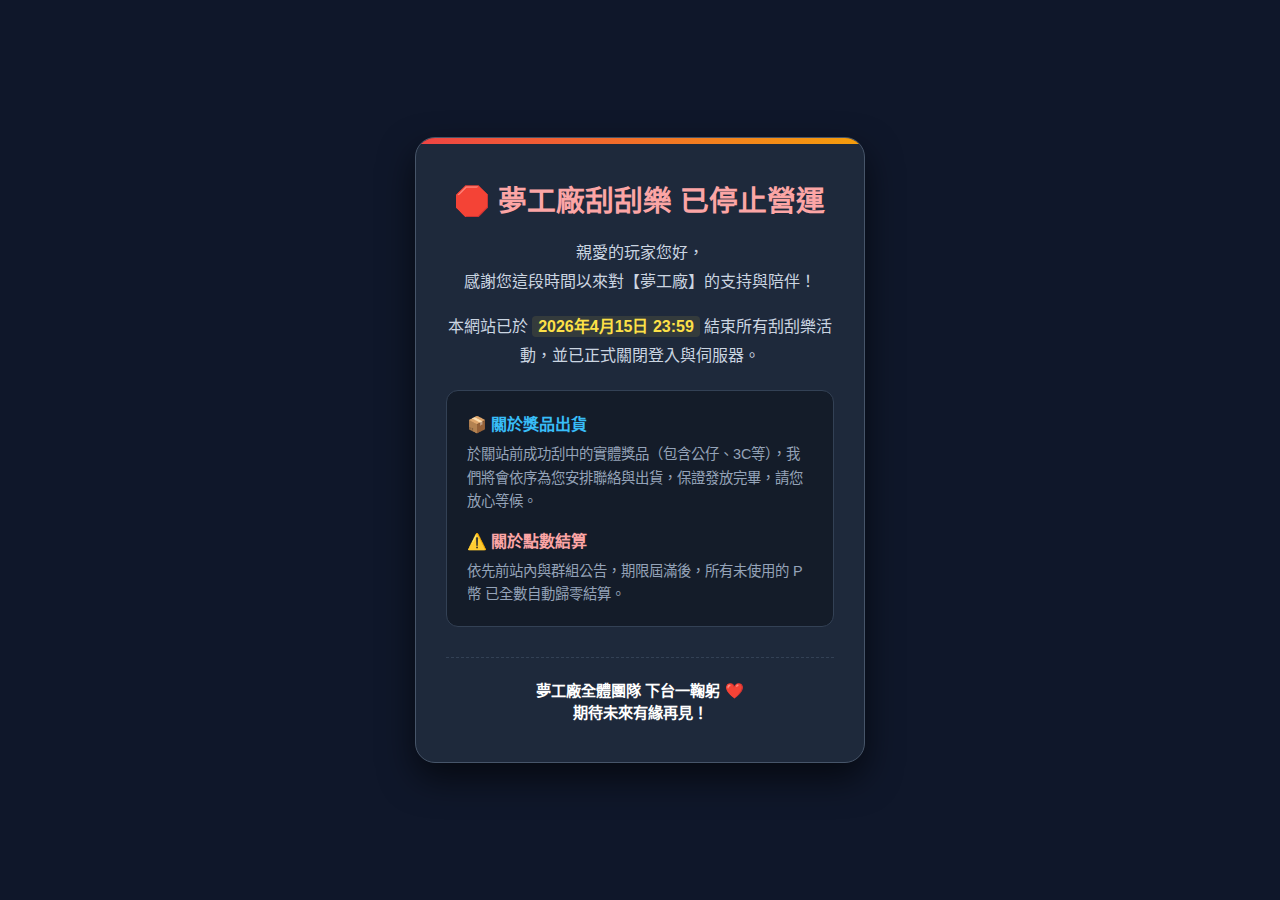
<file: index.html>
<!DOCTYPE html>
<html lang="zh-TW">
<head>
    <meta charset="UTF-8">
    <meta name="viewport" content="width=device-width,initial-scale=1.0,maximum-scale=1.0,user-scalable=no">
    <title>夢工廠 | 結束營運公告</title>
    <style>
        body { 
            margin: 0; 
            padding: 20px; 
            background: #0f172a; 
            font-family: 'PingFang TC', sans-serif; 
            color: #fff; 
            display: flex; 
            flex-direction: column; 
            justify-content: center; 
            align-items: center; 
            min-height: 100vh; 
            box-sizing: border-box; 
        }
        .card { 
            background: #1e293b; 
            border: 1px solid #475569; 
            border-radius: 20px; 
            padding: 40px 30px; 
            max-width: 450px; 
            width: 100%; 
            text-align: center; 
            box-shadow: 0 15px 35px rgba(0,0,0,0.6); 
            position: relative; 
            overflow: hidden; 
            box-sizing: border-box;
        }
        .card::before { 
            content: ''; 
            position: absolute; 
            top: 0; 
            left: 0; 
            width: 100%; 
            height: 6px; 
            background: linear-gradient(90deg, #ef4444, #f59e0b); 
        }
        h1 { 
            color: #fca5a5; 
            font-size: 1.8rem; 
            margin: 0 0 20px 0; 
            font-weight: 900; 
        }
        p { 
            color: #cbd5e1; 
            font-size: 1rem; 
            line-height: 1.8; 
            margin-bottom: 15px; 
        }
        .highlight { 
            color: #fde047; 
            font-weight: bold; 
            background: rgba(253,224,71,0.1); 
            padding: 2px 6px; 
            border-radius: 4px; 
        }
        .info-box {
            background: rgba(0,0,0,0.3); 
            padding: 20px; 
            border-radius: 12px; 
            text-align: left;
            margin-top: 20px;
            border: 1px solid #334155;
        }
        .info-title {
            color: #38bdf8;
            font-weight: bold;
            margin-bottom: 8px;
            display: flex;
            align-items: center;
            gap: 8px;
        }
        .info-text {
            font-size: 0.9rem;
            color: #94a3b8;
            line-height: 1.6;
            margin-bottom: 15px;
        }
        .info-text:last-child {
            margin-bottom: 0;
        }
        .footer-text { 
            margin-top: 30px; 
            font-size: 0.95rem; 
            color: #fff; 
            border-top: 1px dashed #334155; 
            padding-top: 20px; 
            font-weight: bold;
        }
    </style>
</head>
<body oncontextmenu="return false;">
    <div class="card">
        <h1>🛑 夢工廠刮刮樂 已停止營運</h1>
        <p>親愛的玩家您好，<br>感謝您這段時間以來對【夢工廠】的支持與陪伴！</p>
        <p>本網站已於 <span class="highlight">2026年4月15日 23:59</span> 結束所有刮刮樂活動，並已正式關閉登入與伺服器。</p>
        
        <div class="info-box">
            <div class="info-title">📦 關於獎品出貨</div>
            <div class="info-text">於關站前成功刮中的實體獎品（包含公仔、3C等），我們將會依序為您安排聯絡與出貨，保證發放完畢，請您放心等候。</div>
            
            <div class="info-title" style="color: #fca5a5;">⚠️ 關於點數結算</div>
            <div class="info-text">依先前站內與群組公告，期限屆滿後，所有未使用的 P幣 已全數自動歸零結算。</div>
        </div>

        <div class="footer-text">
            夢工廠全體團隊 下台一鞠躬 ❤️<br>期待未來有緣再見！
        </div>
    </div>
</body>
</html>
</file>
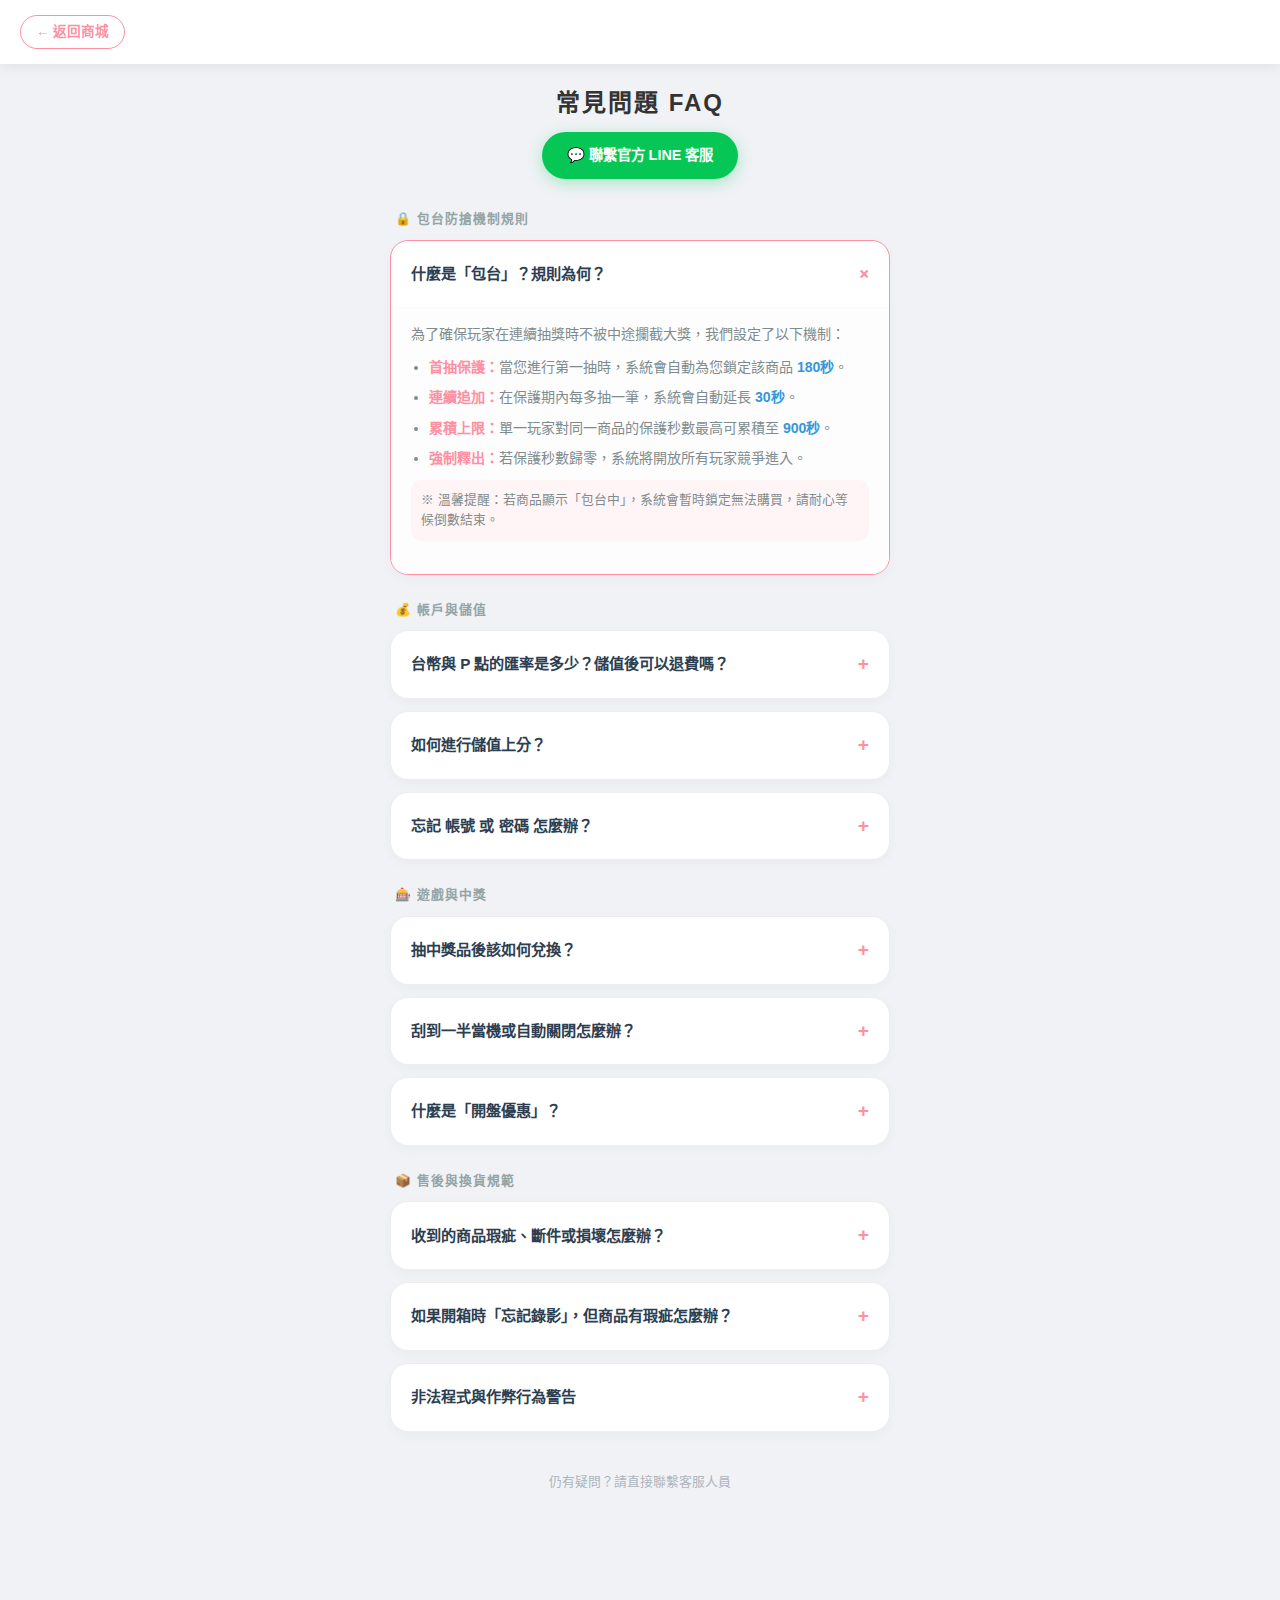
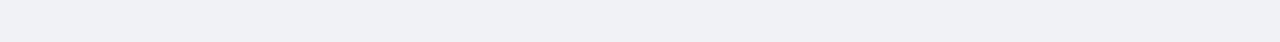
<file: faq.html>
<!DOCTYPE html>
<html lang="zh-TW">
<head>
    <meta charset="UTF-8">
    <meta name="viewport" content="width=device-width, initial-scale=1.0, maximum-scale=1.0, user-scalable=no, viewport-fit=cover">
    <title>夢工廠 | 常見問題 FAQ</title>
    <style>
        :root { --primary: #ff8fa3; --dark: #1a1c23; --bg: #f0f2f5; --text: #2c3e50; --line: #06c755; --lock: #3498db; --gold: #ffb800; }
        
        * { -webkit-tap-highlight-color: transparent; box-sizing: border-box; }
        body { 
            font-family: 'PingFang TC', 'Microsoft JhengHei', sans-serif; 
            background: var(--bg); margin: 0; padding: 0; 
            color: var(--text); line-height: 1.6;
        }

        .header { 
            width: 100%; background: white; padding: 15px 20px; 
            display: flex; align-items: center; 
            box-shadow: 0 2px 15px rgba(0,0,0,0.08); 
            position: sticky; top: 0; z-index: 1000;
        }
        .back-btn { 
            background: none; border: 1px solid var(--primary); color: var(--primary); 
            padding: 5px 15px; border-radius: 50px; cursor: pointer; font-weight: bold;
            text-decoration: none; font-size: 0.85rem;
        }

        .container { width: 92%; max-width: 500px; margin: 20px auto 100px; }
        .page-title { font-weight: 900; font-size: 1.5rem; color: #333; margin-bottom: 10px; text-align: center; letter-spacing: 2px; }
        
        .line-shortcut { 
            display: flex; justify-content: center; margin-bottom: 30px; text-decoration: none;
        }
        .line-shortcut-btn {
            background: var(--line); color: white; padding: 12px 25px; border-radius: 50px; 
            font-weight: 900; font-size: 0.9rem; box-shadow: 0 4px 15px rgba(6,199,85,0.3);
            display: flex; align-items: center; gap: 8px;
        }

        .section-label { font-size: 0.8rem; color: #95a5a6; font-weight: bold; margin: 25px 0 10px 5px; letter-spacing: 1px; }

        .faq-item { 
            background: white; border-radius: 18px; margin-bottom: 12px; 
            overflow: hidden; box-shadow: 0 4px 12px rgba(0,0,0,0.03); 
            border: 1px solid #eee; transition: 0.3s;
        }
        .faq-header { 
            padding: 18px 20px; display: flex; justify-content: space-between; 
            align-items: center; cursor: pointer;
        }
        .faq-question { font-weight: 900; font-size: 0.95rem; color: #2c3e50; padding-right: 10px; }
        .faq-icon { color: var(--primary); font-weight: bold; font-size: 1.2rem; transition: 0.3s; flex-shrink: 0; }

        .faq-content { max-height: 0; overflow: hidden; transition: max-height 0.4s ease; background: #fdfdfd; }
        .faq-text { padding: 0 20px 20px; font-size: 0.88rem; color: #7f8c8d; border-top: 1px solid #f9f9f9; padding-top: 15px; }
        
        .faq-item.active { border-color: var(--primary); }
        .faq-item.active .faq-icon { transform: rotate(45deg); }
        .faq-item.active .faq-content { max-height: 1200px; }

        .rule-list { margin: 0; padding-left: 18px; }
        .rule-list li { margin-bottom: 8px; }
        .highlight { color: var(--primary); font-weight: bold; }
        .lock-text { color: var(--lock); font-weight: bold; }

        /* 儲值規範專用美化樣式 */
        .rate-card {
            background: linear-gradient(145deg, #1a1c23, #000);
            border-radius: 15px; padding: 20px; text-align: center; margin-bottom: 15px; border: 1px solid var(--gold);
        }
        .warning-box {
            background: #fff5f5; border: 1px dashed #ff4757; border-radius: 12px; padding: 12px; margin-top: 10px;
        }

        .footer-note { text-align: center; margin-top: 40px; font-size: 0.8rem; color: #adb5bd; padding-bottom: 50px; }
    </style>
</head>
<body>

<div class="header">
    <a href="index.html" class="back-btn">← 返回商城</a>
</div>

<div class="container">
    <div class="page-title">常見問題 FAQ</div>
    
    <a href="https://line.me/ti/p/@dream8" target="_blank" class="line-shortcut">
        <div class="line-shortcut-btn">💬 聯繫官方 LINE 客服</div>
    </a>

    <div class="section-label">🔒 包台防搶機制規則</div>
    
    <div class="faq-item active">
        <div class="faq-header" onclick="toggleFaq(this)">
            <div class="faq-question">什麼是「包台」？規則為何？</div>
            <div class="faq-icon">+</div>
        </div>
        <div class="faq-content">
            <div class="faq-text">
                為了確保玩家在連續抽獎時不被中途攔截大獎，我們設定了以下機制：
                <ul class="rule-list" style="margin-top:10px;">
                    <li><span class="highlight">首抽保護：</span>當您進行第一抽時，系統會自動為您鎖定該商品 <span class="lock-text">180秒</span>。</li>
                    <li><span class="highlight">連續追加：</span>在保護期內每多抽一筆，系統會自動延長 <span class="lock-text">30秒</span>。</li>
                    <li><span class="highlight">累積上限：</span>單一玩家對同一商品的保護秒數最高可累積至 <span class="lock-text">900秒</span>。</li>
                    <li><span class="highlight">強制釋出：</span>若保護秒數歸零，系統將開放所有玩家競爭進入。</li>
                </ul>
                <p style="margin-top:10px; font-size:0.8rem; background:#fff5f6; padding:10px; border-radius:10px;">※ 溫馨提醒：若商品顯示「包台中」，系統會暫時鎖定無法購買，請耐心等候倒數結束。</p>
            </div>
        </div>
    </div>

    <div class="section-label">💰 帳戶與儲值</div>

    <div class="faq-item">
        <div class="faq-header" onclick="toggleFaq(this)">
            <div class="faq-question">台幣與 P 點的匯率是多少？儲值後可以退費嗎？</div>
            <div class="faq-icon">+</div>
        </div>
        <div class="faq-content">
            <div class="faq-text">
                <div class="rate-card">
                    <div style="color: rgba(255,255,255,0.7); font-size: 0.8rem;">官方固定匯率</div>
                    <div style="color: var(--gold); font-size: 1.5rem; font-weight: 900; margin-top: 5px;">
                        1 <span style="font-size: 0.8rem; color: #eee;">台幣</span> = 1 <span style="font-size: 0.8rem; color: #eee;">P 點</span>
                    </div>
                </div>
                所有儲值獲得之 P 點僅限於本商城參與遊戲使用，不可進行帳號間的轉讓或買賣。
                <div class="warning-box">
                    <b style="color: #ff4757; display: flex; align-items: center; gap: 5px; font-size: 0.9rem;">⚠️ 重要提醒</b>
                    <p style="font-size: 0.82rem; color: #ff4757; margin: 5px 0 0; font-weight: bold; line-height: 1.5;">
                        點數儲值成功後，即視為消耗性數位服務：
                    </p>
                    <ul style="font-size: 0.82rem; color: #d63031; padding-left: 15px; margin: 5px 0 0;">
                        <li><b>絕對禁止：</b>點數無法兌換回現金。</li>
                        <li><b>不可退費：</b>儲值前請務必確認個人需求。</li>
                    </ul>
                </div>
            </div>
        </div>
    </div>

<div class="faq-item">
        <div class="faq-header" onclick="toggleFaq(this)">
            <div class="faq-question">如何進行儲值上分？</div>
            <div class="faq-icon">+</div>
        </div>
        <div class="faq-content">
            <div class="faq-text">
                前往「會員中心」點擊「儲值上分」，輸入金額並依頁面顯示帳號完成匯款。轉帳後點擊<span class="highlight">「我已匯款，送出申請」</span>，系統將通知客服於 5 分鐘內完成查帳入點。
            </div>
        </div>
    </div>

    <div class="faq-item">
        <div class="faq-header" onclick="toggleFaq(this)">
            <div class="faq-question">忘記 帳號 或 密碼 怎麼辦？</div>
            <div class="faq-icon">+</div>
        </div>
        <div class="faq-content">
            <div class="faq-text">
                帳號密碼為您的唯一身份識別。若遺失忘記，請聯繫 LINE 客服並提供歷史紀錄，核對身份後將由管理員為您重置或找回。
            </div>
        </div>
    </div>

    <div class="section-label">🎰 遊戲與中獎</div>

    <div class="faq-item">
        <div class="faq-header" onclick="toggleFaq(this)">
            <div class="faq-question">抽中獎品後該如何兌換？</div>
            <div class="faq-icon">+</div>
        </div>
        <div class="faq-content">
            <div class="faq-text">
                中獎紀錄會同步存於「會員中心」的「中獎存根」內。請截圖您的中獎存根私訊 LINE 客服。實體獎品將於 <span class="highlight">2 個工作天內</span> 寄出，點數獎項則由客服直接手動加入。
            </div>
        </div>
    </div>

    <div class="faq-item">
        <div class="faq-header" onclick="toggleFaq(this)">
            <div class="faq-question">刮到一半當機或自動關閉怎麼辦？</div>
            <div class="faq-icon">+</div>
        </div>
        <div class="faq-content">
            <div class="faq-text">
                只要點數扣除成功，結果就已經寫入資料庫。您可以從「會員中心」查看「消費紀錄」或「中獎存根」，您的權益不會受到影響。
            </div>
        </div>
    </div>

    <div class="faq-item">
        <div class="faq-header" onclick="toggleFaq(this)">
            <div class="faq-question">什麼是「開盤優惠」？</div>
            <div class="faq-icon">+</div>
        </div>
        <div class="faq-content">
            <div class="faq-text">
                部分熱門商品設有「前 X 抽」特惠。只要該盤累計張數尚未達到門檻，系統會自動以優惠價結帳。超過門檻後將恢復原價。
            </div>
        </div>
    </div>

    <div class="section-label">📦 售後與換貨規範</div>

    <div class="faq-item">
        <div class="faq-header" onclick="toggleFaq(this)">
            <div class="faq-question">收到的商品瑕疵、斷件或損壞怎麼辦？</div>
            <div class="faq-icon">+</div>
        </div>
        <div class="faq-content">
            <div class="faq-text">
                如果您收到的商品在 <span class="highlight">開箱錄影</span> 時發現以下狀況，請立即私訊 LINE 客服：
                <ul class="rule-list" style="margin-top:10px;">
                    <li><span class="highlight">原廠瑕疵：</span>如缺件、斷件、嚴重掉色等明顯缺陷。</li>
                    <li><span class="highlight">運送損壞：</span>因物流過程造成的盒損或內容物毀損。</li>
                </ul>
                <p style="margin-top:10px;"><b>處理方式：</b></p>
                1. 我們將優先為您更換同款新品。<br>
                2. 若該型號已無庫存，則退還同等值的 <span class="highlight">P 幣</span> 至您的帳戶。<br>
                3. 若為運損斷件，請將影片傳至 LINE 客服，並依指示寄回指定地點，由我們為您進行售後處理。
            </div>
        </div>
    </div>

    <div class="faq-item">
        <div class="faq-header" onclick="toggleFaq(this)">
            <div class="faq-question">如果開箱時「忘記錄影」，但商品有瑕疵怎麼辦？</div>
            <div class="faq-icon">+</div>
        </div>
        <div class="faq-content">
            <div class="faq-text">
                <div class="warning-box">
                    <b style="color: #ff4757;">⚠️ 錄影為售後唯一憑證</b>
                    <p style="font-size: 0.82rem; color: #ff4757; margin: 5px 0 0;">
                        為了維護雙方權益，我們強烈建議拿到商品時「一定要開箱錄影」。
                    </p>
                </div>
                由於若無開箱影片，我方將無法向物流或原廠廠商申請理賠及補償，因此<span class="highlight">凡無提供完整開箱影片者，恕無法提供售後退換貨服務</span>，敬請見諒。
            </div>
        </div>
    </div>

    <div class="faq-item">
        <div class="faq-header" onclick="toggleFaq(this)">
            <div class="faq-question">非法程式與作弊行為警告</div>
            <div class="faq-icon">+</div>
        </div>
        <div class="faq-content">
            <div class="faq-text">
                本商城嚴禁任何非法程式、腳本或利用系統漏洞進行作弊。系統設有<span class="highlight">全時段自動監測</span>，一旦偵測到異常行為，將立即<span class="highlight">永久封禁該帳號</span>且不予退還任何剩餘點數，並保留追究法律責任之權利。
            </div>
        </div>
    </div>

    <div class="footer-note">仍有疑問？請直接聯繫客服人員</div>
</div>

<script>
    function toggleFaq(element) {
        const item = element.parentElement;
        const isActive = item.classList.contains('active');
        document.querySelectorAll('.faq-item').forEach(el => el.classList.remove('active'));
        if (!isActive) {
            item.classList.add('active');
        }
    }
</script>

</body>
</html>
</file>
